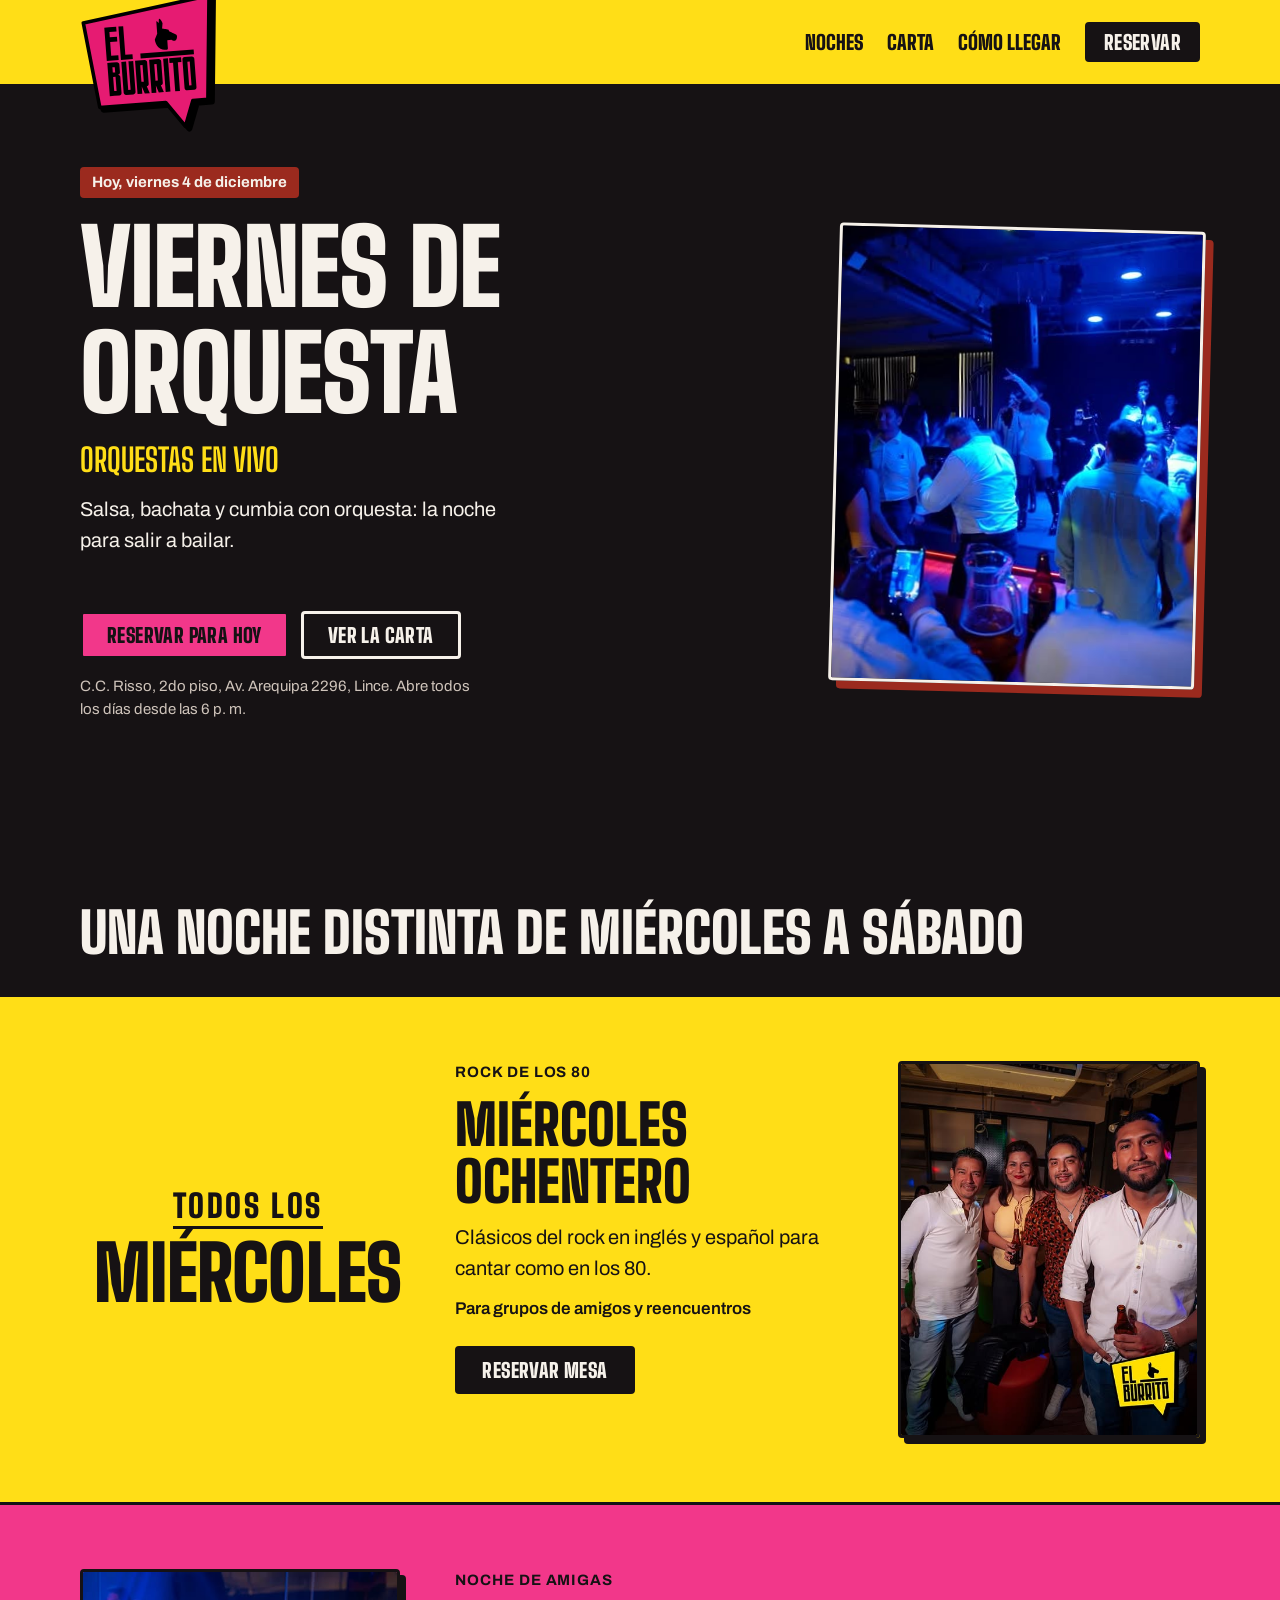
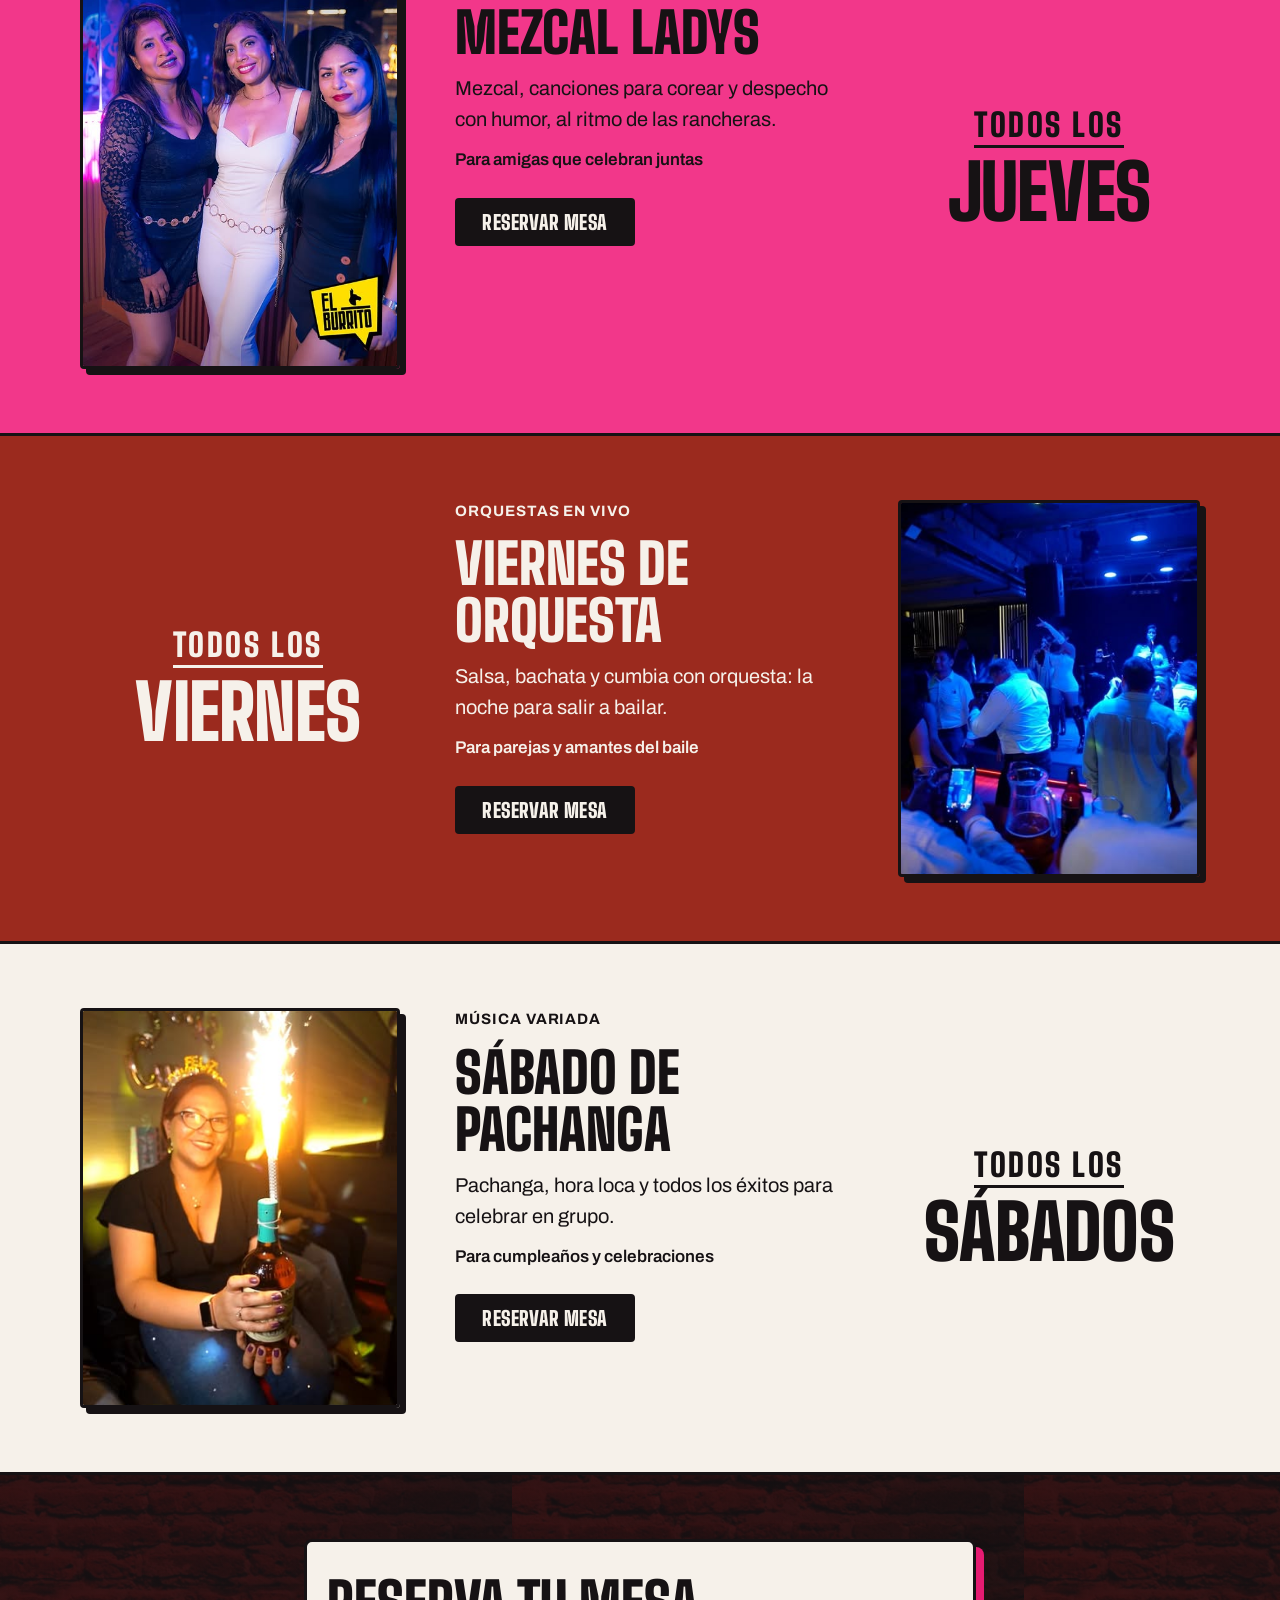
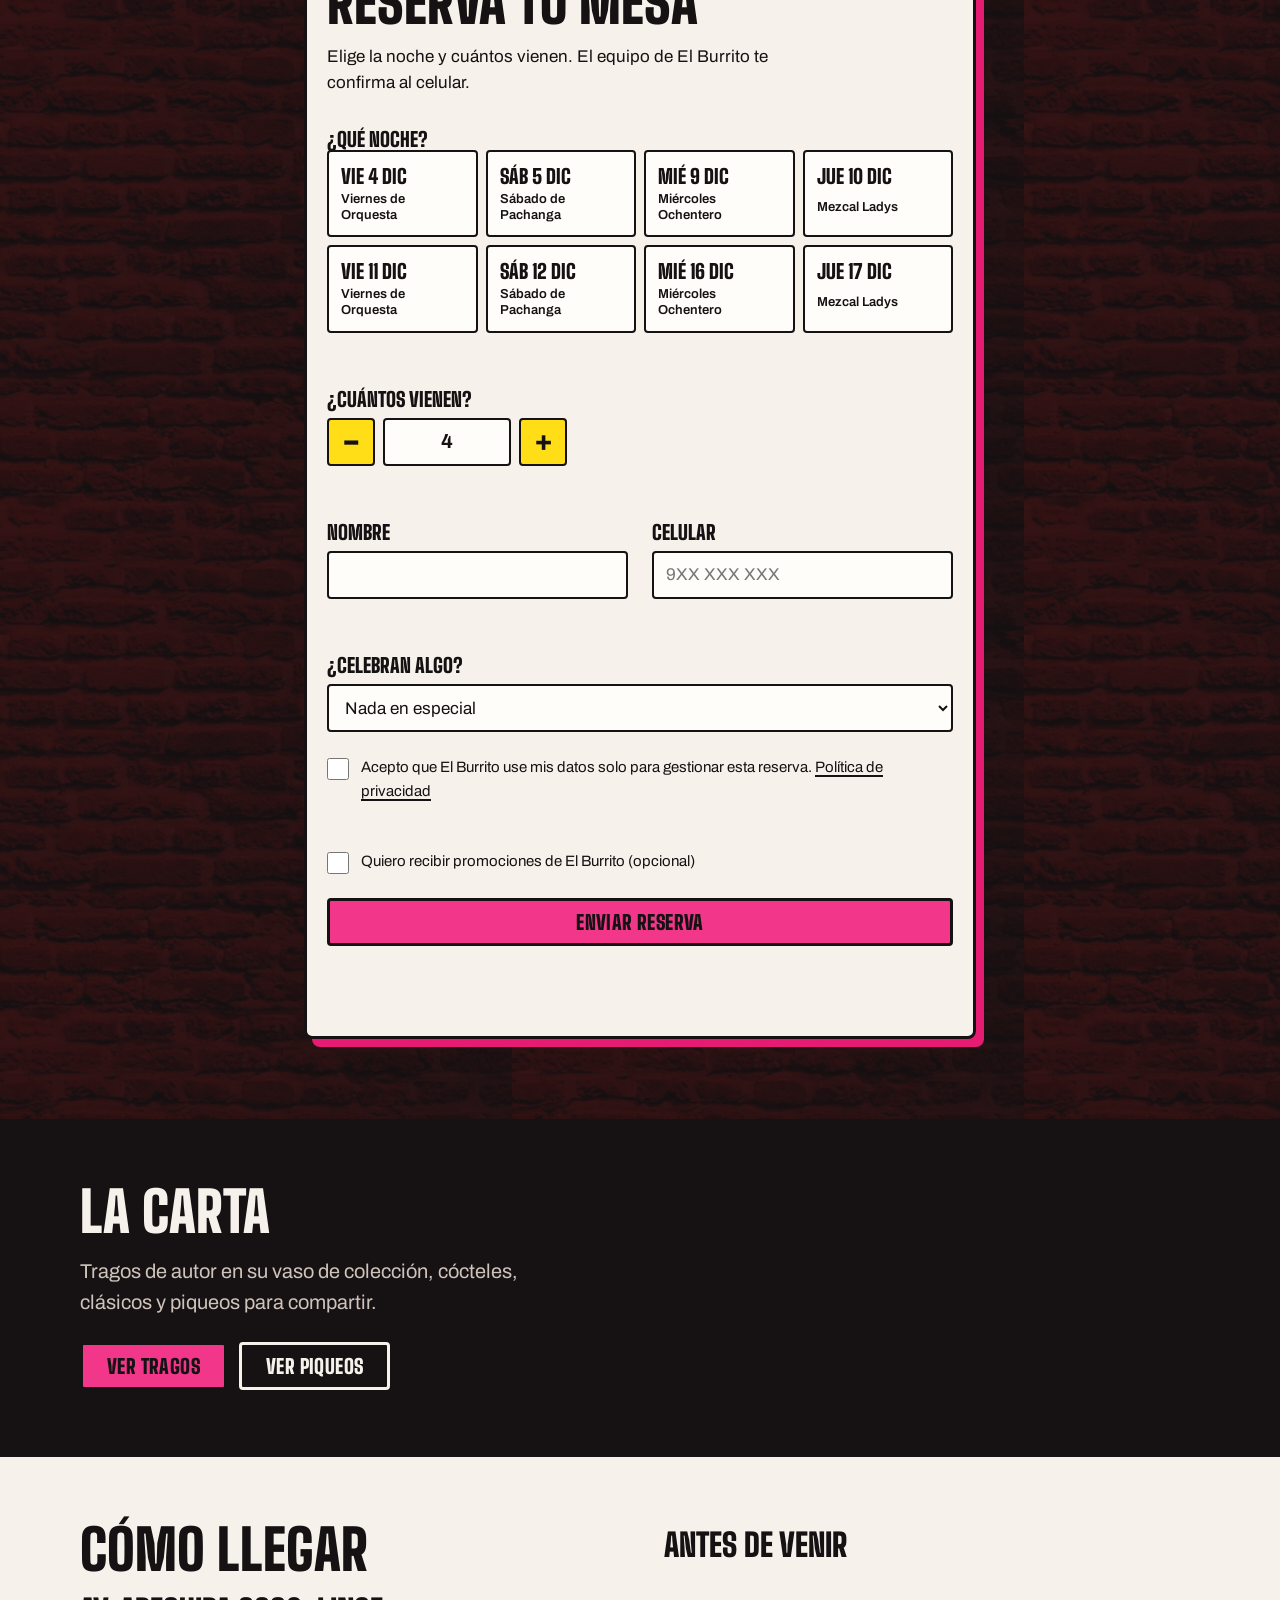
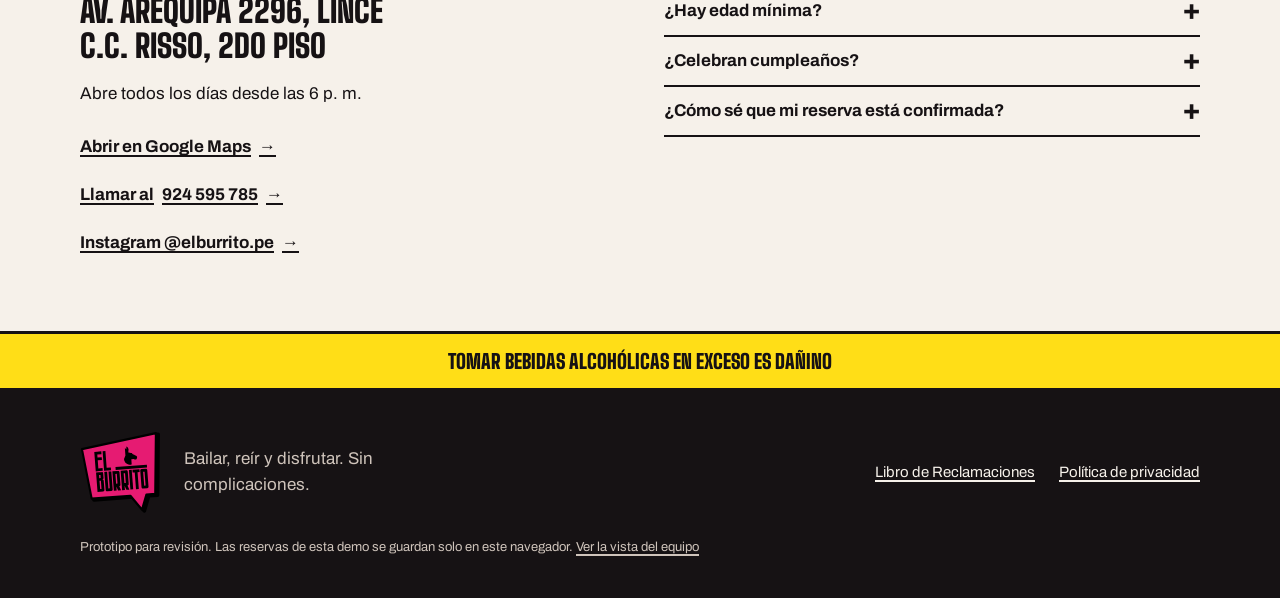
<file: index.html>
<!doctype html>
<html lang="es">
<head>
  <meta charset="utf-8">
  <meta name="viewport" content="width=device-width, initial-scale=1">
  <title>El Burrito · Discoteca en Lince · Reservas</title>
  <meta name="description" content="Discoteca El Burrito en el C.C. Risso, Lince. Una noche distinta de miércoles a sábado: rock de los 80, noche de amigas, orquesta en vivo y pachanga. Reserva en línea.">
  <meta name="theme-color" content="#161214">
  <meta name="robots" content="noindex, nofollow">
  <link rel="preload" href="assets/fonts/big-shoulders-display.woff2" as="font" type="font/woff2" crossorigin>
  <link rel="stylesheet" href="css/tokens.css">
  <link rel="stylesheet" href="css/sitio.css">
  <link rel="icon" href="assets/logo-el-burrito.svg" type="image/svg+xml">
</head>
<body>
  <a class="saltar" href="#contenido">Saltar al contenido</a>

  <header class="banda" role="banner">
    <div class="banda__interior">
      <a class="banda__logo" href="#hoy" aria-label="El Burrito, inicio">
        <img src="assets/logo-el-burrito.svg" alt="" width="165" height="170">
      </a>
      <nav class="banda__nav" aria-label="Secciones">
        <a href="#noches">Noches</a>
        <a href="carta.html">Carta</a>
        <a href="#llegar">Cómo llegar</a>
      </nav>
      <a class="boton boton--tinta banda__reservar" href="#reservar">Reservar</a>
    </div>
  </header>

  <main id="contenido">
    <section class="hoy" id="hoy" aria-labelledby="hoy-titulo">
      <div class="hoy__texto">
        <p class="hoy__fecha" data-hoy-fecha></p>
        <h1 class="hoy__titulo" id="hoy-titulo" data-hoy-nombre>El Burrito</h1>
        <p class="hoy__genero" data-hoy-genero></p>
        <p class="hoy__desc" data-hoy-desc></p>
        <div class="hoy__acciones">
          <a class="boton boton--marca" href="#reservar" data-hoy-reservar>Reservar mesa</a>
          <a class="boton boton--borde" href="carta.html">Ver la carta</a>
        </div>
        <p class="hoy__lugar"><span data-dato="referencia"></span>, <span data-dato="direccion"></span>. <span data-dato="horario"></span></p>
      </div>
      <figure class="hoy__foto">
        <img data-hoy-foto src="assets/img/baile.jpg" alt="" width="360" height="640" fetchpriority="high">
      </figure>
    </section>

    <aside class="evento" data-evento hidden aria-label="Evento especial">
      <p class="evento__fecha" data-evento-fecha></p>
      <div>
        <h2 class="evento__titulo" data-evento-titulo></h2>
        <p class="evento__detalle" data-evento-detalle></p>
      </div>
      <a class="boton boton--tinta" href="#reservar" data-evento-reservar>Reservar esa noche</a>
    </aside>

    <section class="noches" id="noches" aria-labelledby="noches-titulo">
      <h2 class="seccion-titulo" id="noches-titulo">Una noche distinta de miércoles a sábado</h2>
      <div class="noches__lista" data-noches></div>
    </section>

    <section class="reservar" id="reservar" aria-labelledby="reservar-titulo">
      <div class="reservar__caja">
        <h2 class="seccion-titulo" id="reservar-titulo">Reserva tu mesa</h2>
        <p class="reservar__intro">Elige la noche y cuántos vienen. El equipo de El Burrito te confirma al celular.</p>

        <form class="form" data-form novalidate>
          <fieldset class="campo">
            <legend class="campo__etiqueta">¿Qué noche?</legend>
            <div class="chips" data-chips></div>
            <p class="campo__error" id="error-noche" data-error="noche"></p>
          </fieldset>

          <div class="campo">
            <label class="campo__etiqueta" for="personas">¿Cuántos vienen?</label>
            <div class="contador">
              <button class="contador__boton" type="button" data-restar aria-label="Una persona menos">&minus;</button>
              <input class="control contador__numero" id="personas" name="personas" type="number" inputmode="numeric" min="1" value="4" aria-describedby="error-personas">
              <button class="contador__boton" type="button" data-sumar aria-label="Una persona más">+</button>
            </div>
            <p class="campo__error" id="error-personas" data-error="personas"></p>
          </div>

          <div class="form__fila">
            <div class="campo">
              <label class="campo__etiqueta" for="nombre">Nombre</label>
              <input class="control" id="nombre" name="nombre" type="text" autocomplete="name" aria-describedby="error-nombre">
              <p class="campo__error" id="error-nombre" data-error="nombre"></p>
            </div>
            <div class="campo">
              <label class="campo__etiqueta" for="celular">Celular</label>
              <input class="control" id="celular" name="celular" type="tel" inputmode="tel" autocomplete="tel-national" placeholder="9XX XXX XXX" aria-describedby="error-celular">
              <p class="campo__error" id="error-celular" data-error="celular"></p>
            </div>
          </div>

          <div class="campo">
            <label class="campo__etiqueta" for="motivo">¿Celebran algo?</label>
            <select class="control" id="motivo" name="motivo">
              <option value="">Nada en especial</option>
              <option value="cumpleanos">Cumpleaños</option>
              <option value="otro">Otra celebración</option>
            </select>
            <p class="campo__ayuda" data-ayuda-cumple hidden>Los cumpleañeros tienen premio. Te lo contamos al confirmar.</p>
          </div>

          <div class="campo campo--checks">
            <label class="check">
              <input type="checkbox" name="acepto" aria-describedby="error-acepto">
              <span>Acepto que El Burrito use mis datos solo para gestionar esta reserva. <a href="#privacidad">Política de privacidad</a></span>
            </label>
            <p class="campo__error" id="error-acepto" data-error="acepto"></p>
            <label class="check">
              <input type="checkbox" name="promos">
              <span>Quiero recibir promociones de El Burrito (opcional)</span>
            </label>
          </div>

          <button class="boton boton--marca boton--ancho" type="submit" data-enviar>Enviar reserva</button>
          <p class="form__estado" data-estado role="status" aria-live="polite"></p>
        </form>

        <div class="recibida" data-recibida hidden tabindex="-1">
          <p class="recibida__sello">Reserva recibida</p>
          <h3 class="recibida__titulo" data-recibida-titulo></h3>
          <dl class="recibida__datos" data-recibida-datos></dl>
          <p class="recibida__nota">Está <strong>por confirmar</strong>. El equipo te escribe al <span data-recibida-celular></span> antes de la noche.</p>
          <button class="boton boton--borde" type="button" data-otra>Hacer otra reserva</button>
        </div>
      </div>
    </section>

    <section class="acceso-carta" aria-labelledby="acceso-carta-titulo">
      <h2 class="seccion-titulo" id="acceso-carta-titulo">La carta</h2>
      <p class="acceso-carta__texto">Tragos de autor en su vaso de colección, cócteles, clásicos y piqueos para compartir.</p>
      <div class="acceso-carta__botones">
        <a class="boton boton--marca" href="carta.html#tragos">Ver tragos</a>
        <a class="boton boton--borde" href="carta.html#piqueos">Ver piqueos</a>
      </div>
    </section>

    <section class="llegar" id="llegar" aria-labelledby="llegar-titulo">
      <div class="llegar__datos">
        <h2 class="seccion-titulo" id="llegar-titulo">Cómo llegar</h2>
        <p class="llegar__direccion"><span data-dato="direccion"></span><br><span data-dato="referencia"></span></p>
        <p data-dato="horario"></p>
        <ul class="llegar__enlaces">
          <li><a class="enlace-flecha" data-mapa href="#" target="_blank" rel="noopener">Abrir en Google Maps</a></li>
          <li><a class="enlace-flecha" data-telefono href="#">Llamar al <span data-dato="telefono"></span></a></li>
          <li><a class="enlace-flecha" data-instagram href="#" target="_blank" rel="noopener">Instagram @elburrito.pe</a></li>
        </ul>
      </div>
      <div class="preguntas">
        <h2 class="preguntas__titulo">Antes de venir</h2>
        <div data-preguntas></div>
      </div>
    </section>
  </main>

  <div class="flotante" data-flotante>
    <a class="boton boton--tinta" href="#reservar">Reservar</a>
  </div>

  <footer class="pie">
    <p class="pie__ley">Tomar bebidas alcohólicas en exceso es dañino</p>
    <div class="pie__fila">
      <img class="pie__logo" src="assets/logo-el-burrito.svg" alt="El Burrito" width="82" height="85">
      <p class="pie__lema" data-lema></p>
      <ul class="pie__enlaces">
        <li><a href="#libro">Libro de Reclamaciones</a></li>
        <li><a href="#privacidad" id="privacidad">Política de privacidad</a></li>
      </ul>
    </div>
    <p class="pie__prototipo">Prototipo para revisión. Las reservas de esta demo se guardan solo en este navegador. <a href="equipo.html">Ver la vista del equipo</a></p>
  </footer>

  <script src="contenido/sitio.js"></script>
  <script src="js/dom.js"></script>
  <script src="js/fechas.js"></script>
  <script src="js/reservas.js"></script>
  <script src="js/sitio.js"></script>
</body>
</html>
</file>
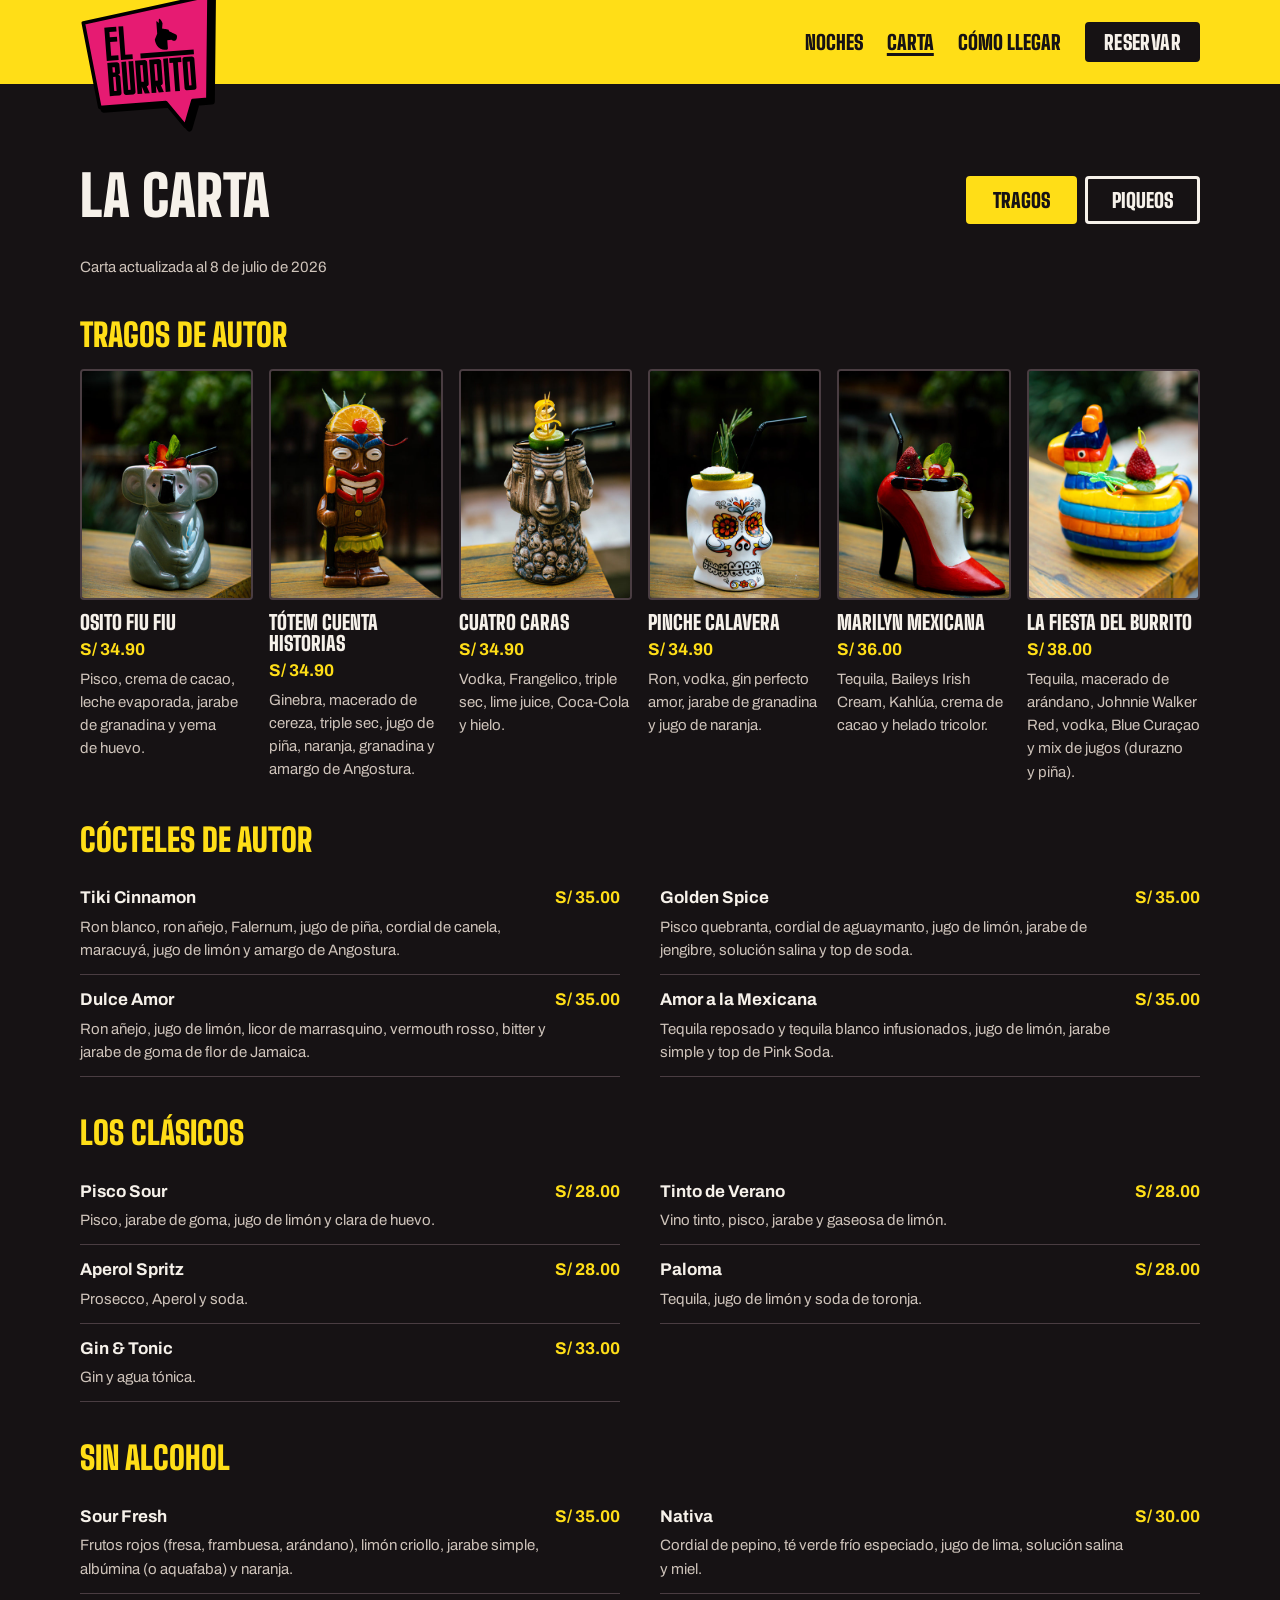
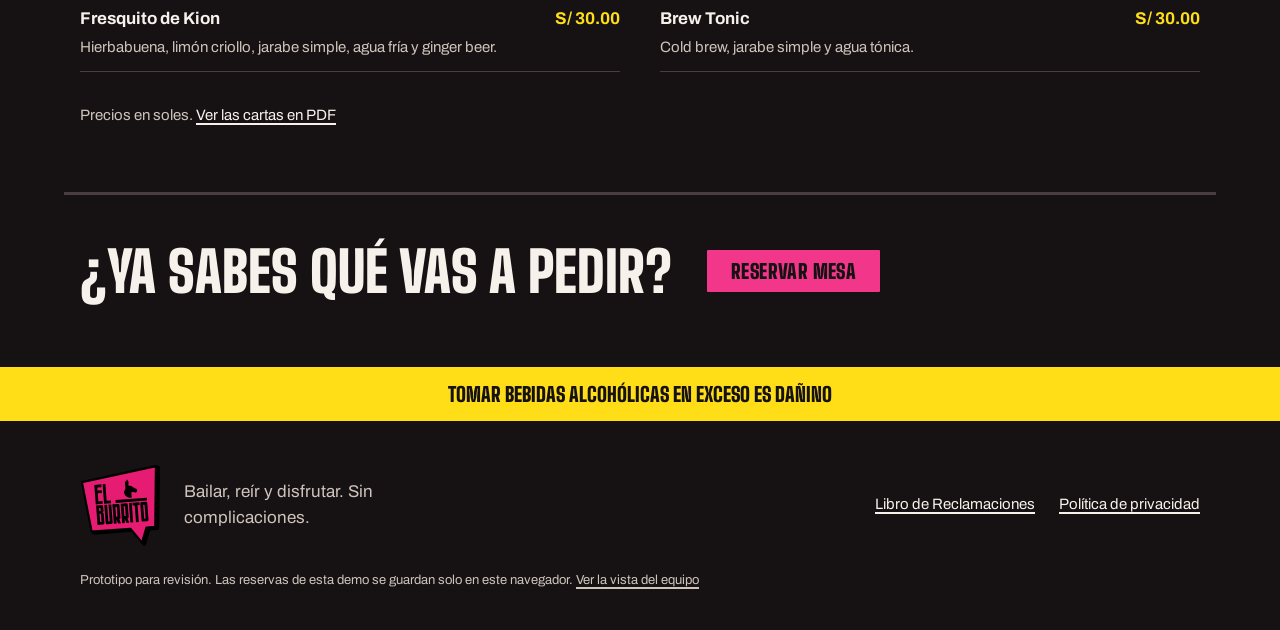
<file: carta.html>
<!doctype html>
<html lang="es">
<head>
  <meta charset="utf-8">
  <meta name="viewport" content="width=device-width, initial-scale=1">
  <title>Carta · El Burrito · Discoteca en Lince</title>
  <meta name="description" content="Carta de El Burrito: tragos de autor, cócteles, clásicos, sin alcohol y piqueos, con precios en soles.">
  <meta name="theme-color" content="#161214">
  <meta name="robots" content="noindex, nofollow">
  <link rel="preload" href="assets/fonts/big-shoulders-display.woff2" as="font" type="font/woff2" crossorigin>
  <link rel="stylesheet" href="css/tokens.css">
  <link rel="stylesheet" href="css/sitio.css">
  <link rel="icon" href="assets/logo-el-burrito.svg" type="image/svg+xml">
</head>
<body class="pagina-carta">
  <a class="saltar" href="#contenido">Saltar al contenido</a>

  <header class="banda" role="banner">
    <div class="banda__interior">
      <a class="banda__logo" href="index.html" aria-label="El Burrito, inicio">
        <img src="assets/logo-el-burrito.svg" alt="" width="165" height="170">
      </a>
      <nav class="banda__nav" aria-label="Secciones">
        <a href="index.html#noches">Noches</a>
        <a href="carta.html" aria-current="page">Carta</a>
        <a href="index.html#llegar">Cómo llegar</a>
      </nav>
      <a class="boton boton--tinta banda__reservar" href="index.html#reservar">Reservar</a>
    </div>
  </header>

  <main id="contenido">
    <section class="carta" id="carta" aria-labelledby="carta-titulo">
      <div class="carta__cabecera">
        <h1 class="seccion-titulo" id="carta-titulo">La carta</h1>
        <div class="pestanas" role="tablist" aria-label="Cartas">
          <button class="pestana" type="button" role="tab" id="pestana-tragos" aria-controls="panel-tragos" aria-selected="true">Tragos</button>
          <button class="pestana" type="button" role="tab" id="pestana-piqueos" aria-controls="panel-piqueos" aria-selected="false" tabindex="-1">Piqueos</button>
        </div>
      </div>
      <div class="carta__panel" id="panel-tragos" role="tabpanel" aria-labelledby="pestana-tragos" data-panel="tragos"></div>
      <div class="carta__panel" id="panel-piqueos" role="tabpanel" aria-labelledby="pestana-piqueos" data-panel="piqueos" hidden></div>
      <p class="carta__pie">Precios en soles. <a data-carta-pdf href="#" target="_blank" rel="noopener">Ver las cartas en PDF</a></p>
    </section>
    <aside class="cierre-carta" aria-label="Reservar">
      <p class="cierre-carta__texto">¿Ya sabes qué vas a pedir?</p>
      <a class="boton boton--marca" href="index.html#reservar">Reservar mesa</a>
    </aside>
  </main>

  <div class="flotante" data-flotante>
    <a class="boton boton--tinta" href="index.html#reservar">Reservar mesa</a>
  </div>

  <footer class="pie">
    <p class="pie__ley">Tomar bebidas alcohólicas en exceso es dañino</p>
    <div class="pie__fila">
      <img class="pie__logo" src="assets/logo-el-burrito.svg" alt="El Burrito" width="82" height="85">
      <p class="pie__lema" data-lema></p>
      <ul class="pie__enlaces">
        <li><a href="index.html#libro">Libro de Reclamaciones</a></li>
        <li><a href="index.html#privacidad">Política de privacidad</a></li>
      </ul>
    </div>
    <p class="pie__prototipo">Prototipo para revisión. Las reservas de esta demo se guardan solo en este navegador. <a href="equipo.html">Ver la vista del equipo</a></p>
  </footer>

  <script src="contenido/sitio.js"></script>
  <script src="js/dom.js"></script>
  <script src="js/carta.js"></script>
</body>
</html>
</file>
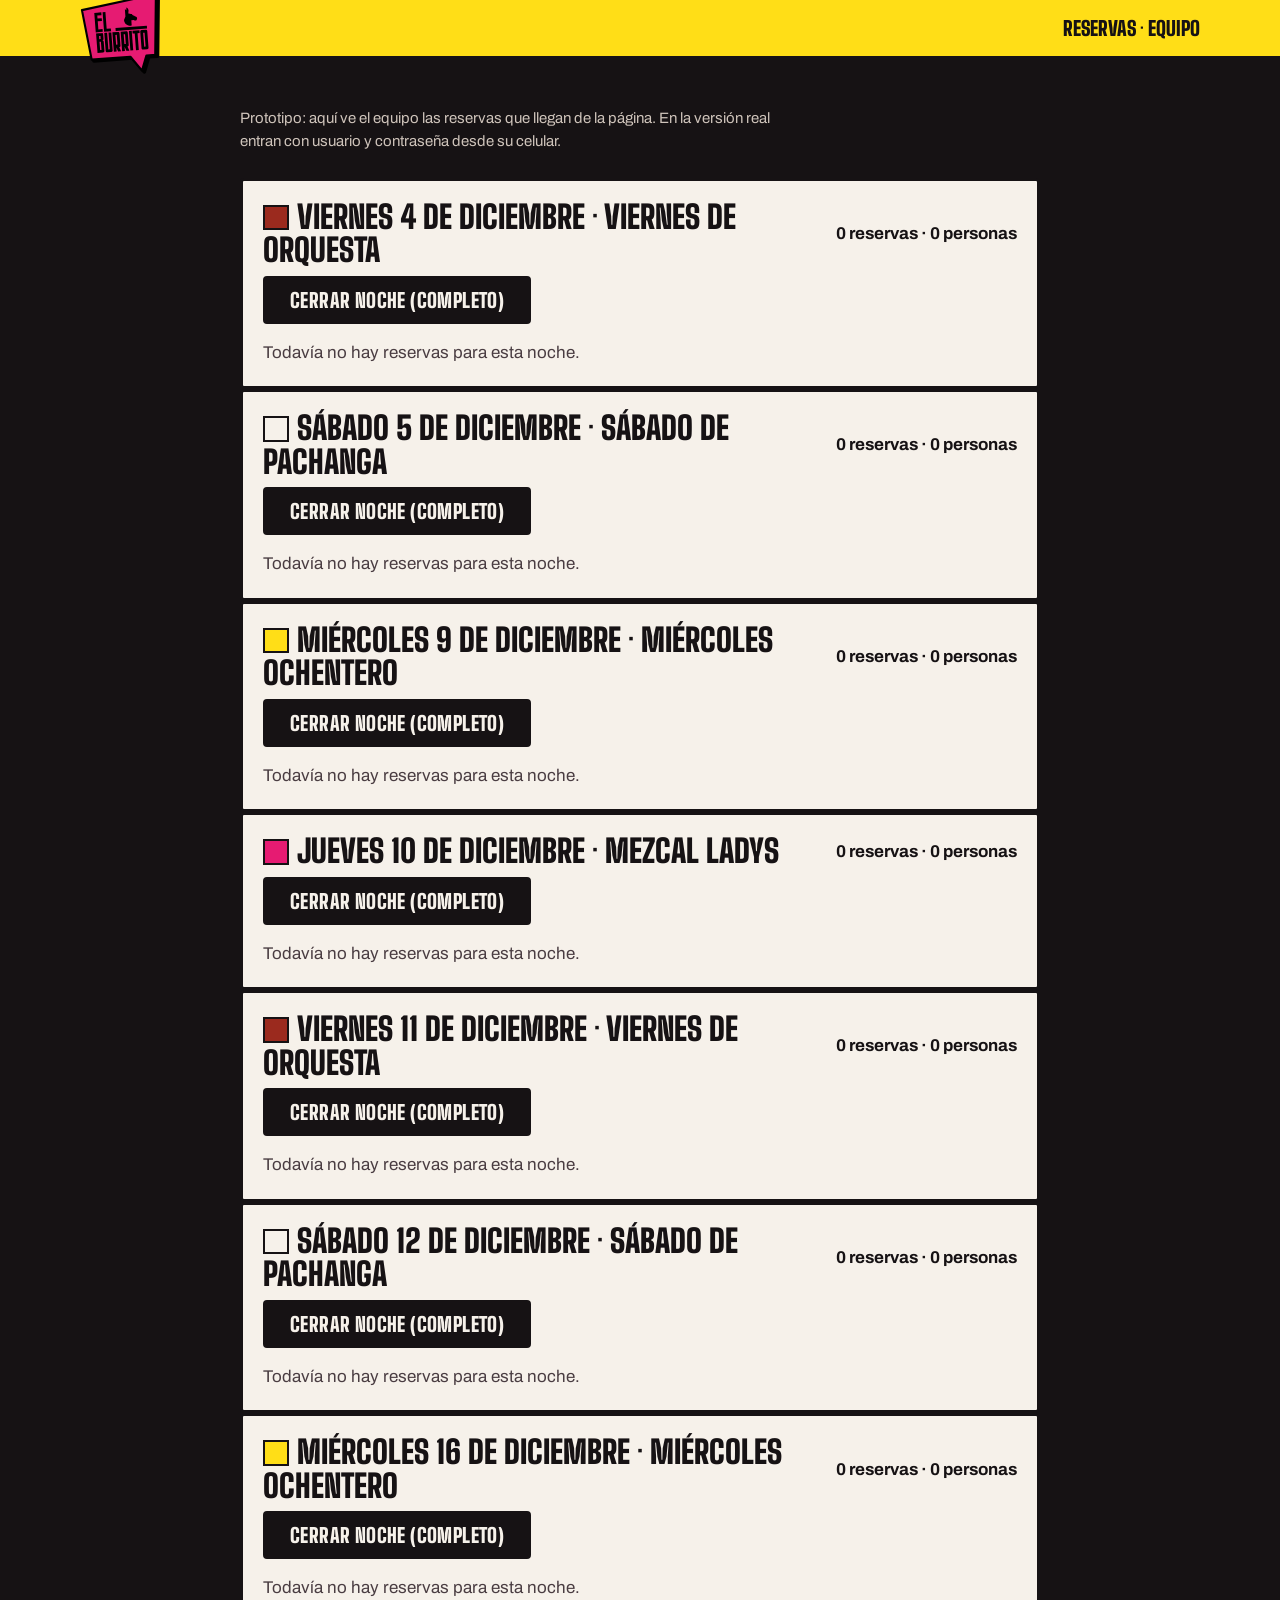
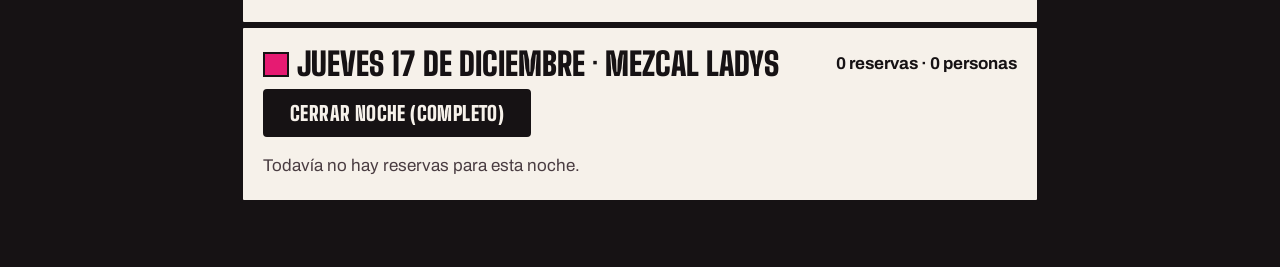
<file: equipo.html>
<!doctype html>
<html lang="es">
<head>
  <meta charset="utf-8">
  <meta name="viewport" content="width=device-width, initial-scale=1">
  <title>Reservas · Equipo de El Burrito</title>
  <meta name="robots" content="noindex, nofollow">
  <link rel="stylesheet" href="css/tokens.css">
  <link rel="stylesheet" href="css/sitio.css">
  <link rel="stylesheet" href="css/equipo.css">
  <link rel="icon" href="assets/logo-el-burrito.svg" type="image/svg+xml">
</head>
<body class="equipo">
  <header class="banda">
    <div class="banda__interior">
      <a class="banda__logo" href="index.html" aria-label="Volver a la página pública">
        <img src="assets/logo-el-burrito.svg" alt="" width="165" height="170">
      </a>
      <p class="equipo__rol">Reservas · equipo</p>
    </div>
  </header>

  <main class="equipo__main">
    <p class="equipo__aviso">Prototipo: aquí ve el equipo las reservas que llegan de la página. En la versión real entran con usuario y contraseña desde su celular.</p>
    <div data-noches-equipo></div>
  </main>

  <script src="contenido/sitio.js"></script>
  <script src="js/fechas.js"></script>
  <script src="js/reservas.js"></script>
  <script src="js/equipo.js"></script>
</body>
</html>
</file>
<file: css/tokens.css>
/*
  Tokens de El Burrito (prototipo). Origen de cada valor en DESIGN.md.
  Ningún color, fuente, espacio o radio fuera de este archivo.
*/
@font-face {
  font-family: "Big Shoulders Display";
  src: url("../assets/fonts/big-shoulders-display.woff2") format("woff2");
  font-weight: 700 900;
  font-display: swap;
}
/* Respaldo del mismo ancho que Big Shoulders mientras carga (medido en Chrome): evita que los títulos salten.
   Arial, Helvetica y Roboto tienen anchos parecidos; cubren Windows, Mac e iPhone, y Android. */
@font-face {
  font-family: "Big Shoulders respaldo";
  src: local("Arial Bold"), local("Arial-BoldMT"), local("Helvetica Bold"), local("Helvetica-Bold"), local("Roboto Bold"), local("Roboto-Bold"), local("Arial");
  font-weight: 700 900;
  size-adjust: 68%;
  ascent-override: 98%;
  descent-override: 21%;
  line-gap-override: 0%;
}
/* Respaldo del mismo ancho que Archivo mientras carga */
@font-face {
  font-family: "Archivo respaldo";
  src: local("Arial"), local("ArialMT"), local("Helvetica"), local("Roboto");
  size-adjust: 98%;
  ascent-override: 88%;
  descent-override: 21%;
  line-gap-override: 0%;
}
@font-face {
  font-family: "Archivo";
  src: url("../assets/fonts/archivo.woff2") format("woff2");
  font-weight: 400 700;
  font-display: swap;
}

:root {
  /* Marca: tomados del vector de la carta de tragos */
  --color-fucsia: #e61b72;
  /* Fucsia un poco más claro para fondos con texto: 5.0:1 con la tinta (el de marca da 4.2) */
  --color-fucsia-fondo: #f2378a;
  --color-amarillo: #ffde17;
  --color-ladrillo: #9b2a1e;

  /* Noche: negros cálidos de las fotos del local, nunca #000 */
  --color-noche: #161214;
  --color-noche-2: #221b1e;
  --color-noche-3: #2e2428;
  --color-linea: #4a3d42;
  --color-papel: #f6f1ea;
  --color-papel-suave: #cfc4bb;
  --color-tinta: #161214;
  --color-blanco: #fffdf9;
  --color-velo: rgb(22 18 20 / 0.84);

  /* Estados */
  --color-error: #ffb4a8;
  --color-error-claro: #8a1a10;
  --color-ok: #b8f0a0;

  --font-display: "Big Shoulders Display", "Big Shoulders respaldo", sans-serif;
  --font-body: "Archivo", "Archivo respaldo", Arial, sans-serif;

  --text-xs: 0.8125rem;
  --text-sm: 0.9375rem;
  --text-base: 1.0625rem;
  --text-lg: 1.25rem;
  --text-xl: clamp(1.5rem, 1.2rem + 1.2vw, 2rem);
  --text-2xl: clamp(2.25rem, 1.6rem + 3vw, 3.5rem);
  --text-3xl: clamp(3.25rem, 2rem + 6vw, 6.5rem);
  --text-dia: clamp(4.5rem, 3rem + 7vw, 9rem);
  --text-noche-dia: clamp(3rem, 1.6rem + 4vw, 4.75rem);

  --lh-display: 1.02;
  --lh-body: 1.55;

  --space-1: 0.25rem;
  --space-2: 0.5rem;
  --space-3: 0.75rem;
  --space-4: 1rem;
  --space-5: 1.25rem;
  --space-6: 1.5rem;
  --space-8: 2rem;
  --space-10: 2.5rem;
  --space-12: 3rem;
  --space-16: 4rem;
  --space-20: 5rem;
  --space-24: 6rem;

  --radio-s: 4px;
  --radio-m: 8px;
  --borde-grueso: 3px;

  --sombra-cartel: 6px 6px 0 var(--color-tinta);

  --ancho-max: 72rem;
  --alto-banda: 3.5rem;
  --alto-control: 3rem;

  --z-banda: 300;
}
</file>
<file: css/sitio.css>
/* El Burrito · prototipo. Solo usa tokens de tokens.css. */

*, *::before, *::after { box-sizing: border-box; }
html, body { overflow-x: clip; }
html { -webkit-text-size-adjust: 100%; }
@media (prefers-reduced-motion: no-preference) {
  html { scroll-behavior: smooth; }
}
body {
  margin: 0;
  background: var(--color-noche);
  color: var(--color-papel);
  font-family: var(--font-body);
  font-size: var(--text-base);
  line-height: var(--lh-body);
}
img { display: block; max-width: 100%; height: auto; }
figure { margin: 0; }
h1, h2, h3 { margin: 0; overflow-wrap: anywhere; min-width: 0; }
p { margin: 0; }
a { color: inherit; text-underline-offset: 3px; text-decoration-thickness: 2px; }
:focus-visible { outline: 3px solid var(--color-amarillo); outline-offset: 3px; }
[hidden] { display: none !important; }

[id] { scroll-margin-top: var(--space-4); }

.saltar {
  position: absolute;
  left: var(--space-4);
  top: calc(-1 * var(--space-16));
  z-index: calc(var(--z-banda) + 1);
  background: var(--color-papel);
  color: var(--color-tinta);
  padding: var(--space-3) var(--space-4);
  font-weight: 700;
}
.saltar:focus { top: var(--space-4); }

/* ---------- Botones ---------- */
.boton {
  display: inline-flex;
  align-items: center;
  justify-content: center;
  min-height: var(--alto-control);
  padding: 0 var(--space-6);
  border: var(--borde-grueso) solid var(--color-tinta);
  border-radius: var(--radio-s);
  font-family: var(--font-display);
  font-weight: 900;
  font-size: var(--text-lg);
  line-height: 1;
  letter-spacing: 0.02em;
  text-transform: uppercase;
  text-decoration: none;
  white-space: nowrap;
  cursor: pointer;
  transition: transform 120ms ease-out, background-color 120ms ease-out;
}
.boton:active { transform: translate(2px, 2px); }
.boton:disabled { opacity: 0.55; cursor: not-allowed; transform: none; }
.boton--marca { background: var(--color-fucsia-fondo); color: var(--color-tinta); }
.boton--marca:hover { background: var(--color-amarillo); }
.boton--tinta { background: var(--color-tinta); color: var(--color-papel); }
.boton--tinta:hover { background: var(--color-noche-3); }
.boton--borde { background: transparent; color: inherit; border-color: currentColor; }
.boton--borde:hover { background: var(--color-noche-3); }
.boton--ancho { width: 100%; }

.enlace-flecha {
  display: inline-flex;
  align-items: center;
  gap: var(--space-2);
  min-height: var(--alto-control);
  font-weight: 700;
}
.enlace-flecha::after { content: "→"; font-weight: 400; }

/* ---------- Banda superior (franja amarilla de la carta) ---------- */
.banda {
  position: relative;
  z-index: var(--z-banda);
  background: var(--color-amarillo);
  color: var(--color-tinta);
  border-bottom: var(--borde-grueso) solid var(--color-tinta);
}
.banda__interior {
  max-width: var(--ancho-max);
  margin: 0 auto;
  min-height: var(--alto-banda);
  padding: 0 var(--space-4);
  display: flex;
  align-items: center;
  gap: var(--space-6);
}
.banda__logo {
  align-self: flex-start;
  margin-top: calc(-1 * var(--space-2));
  margin-bottom: calc(-1 * var(--space-10));
  width: 6.5rem;
  flex: none;
}
.banda__logo img { width: 100%; }
.banda__nav { display: none; gap: var(--space-6); margin-left: auto; }
.banda__nav a {
  font-family: var(--font-display);
  font-weight: 900;
  font-size: var(--text-lg);
  text-transform: uppercase;
  text-decoration: none;
  line-height: 1;
}
.banda__nav a:hover { text-decoration: underline; }
.banda__reservar { margin-left: auto; min-height: 2.5rem; padding: 0 var(--space-4); }
.banda :focus-visible { outline-color: var(--color-tinta); }

@media (min-width: 48rem) {
  .banda__logo { width: 8.5rem; margin-bottom: calc(-1 * var(--space-12)); }
  .banda__nav { display: flex; }
  .banda__reservar { margin-left: 0; }
}

/* ---------- Hoy ---------- */
body { --tono: var(--color-fucsia-fondo); --tono-texto: var(--color-tinta); }
body[data-tono-hoy="amarillo"] { --tono: var(--color-amarillo); }
body[data-tono-hoy="ladrillo"] { --tono: var(--color-ladrillo); --tono-texto: var(--color-papel); }
body[data-tono-hoy="blanco"] { --tono: var(--color-papel); }

.hoy {
  max-width: var(--ancho-max);
  margin: 0 auto;
  padding: var(--space-16) var(--space-4) var(--space-16);
  display: grid;
  gap: var(--space-10);
}
.hoy__fecha {
  display: inline-block;
  justify-self: start;
  background: var(--tono);
  color: var(--tono-texto);
  font-weight: 700;
  font-size: var(--text-sm);
  padding: var(--space-1) var(--space-3);
  border-radius: var(--radio-s);
}
.hoy__texto { display: grid; gap: var(--space-4); align-content: start; }
/* Reserva espacio para el texto que pinta sitio.js y evita saltos al cargar */
.hoy__fecha { min-height: 1.9rem; }
.hoy__genero { min-height: 1.1em; }
.hoy__desc { min-height: calc(3 * var(--lh-body) * 1em); }
p, li { text-wrap: pretty; }
.hoy__titulo {
  font-family: var(--font-display);
  font-weight: 900;
  font-size: var(--text-3xl);
  line-height: var(--lh-display);
  text-transform: uppercase;
  letter-spacing: -0.01em;
}
.hoy__genero {
  font-family: var(--font-display);
  font-weight: 700;
  font-size: var(--text-xl);
  text-transform: uppercase;
  line-height: 1.1;
  color: var(--color-amarillo);
}
.hoy__desc { max-width: 38ch; font-size: var(--text-lg); }
.hoy__acciones { display: flex; flex-wrap: wrap; gap: var(--space-3); padding-top: var(--space-2); }
.hoy__acciones .boton--borde { color: var(--color-papel); border-color: var(--color-papel); }
.hoy__lugar { color: var(--color-papel-suave); font-size: var(--text-sm); max-width: 45ch; min-height: 3lh; }
.hoy__foto img {
  width: 100%;
  aspect-ratio: 4 / 5;
  object-fit: cover;
  border: var(--borde-grueso) solid var(--color-papel);
  border-radius: var(--radio-s);
  box-shadow: 8px 8px 0 var(--tono);
}
@media (min-width: 48rem) {
  .hoy {
    grid-template-columns: minmax(0, 1.15fr) minmax(0, 0.85fr);
    align-items: center;
    padding-top: var(--space-20);
    padding-bottom: var(--space-24);
    gap: var(--space-16);
  }
  .hoy__foto { max-width: 26rem; justify-self: end; transform: rotate(1.5deg); }
}

/* ---------- Evento ---------- */
.evento {
  background: var(--color-ladrillo);
  color: var(--color-papel);
  border-block: var(--borde-grueso) solid var(--color-tinta);
  padding: var(--space-6) var(--space-4);
  display: grid;
  gap: var(--space-3);
}
.evento__fecha {
  font-family: var(--font-display);
  font-weight: 900;
  font-size: var(--text-xl);
  text-transform: uppercase;
  line-height: 1;
}
.evento__titulo { font-family: var(--font-display); font-weight: 900; font-size: var(--text-xl); text-transform: uppercase; line-height: 1.05; }
.evento__detalle { max-width: 60ch; }
.evento .boton { justify-self: start; border-color: var(--color-tinta); }
.evento :focus-visible { outline-color: var(--color-papel); }
@media (min-width: 48rem) {
  .evento {
    grid-template-columns: 14rem minmax(0, 1fr) auto;
    align-items: center;
    gap: var(--space-8);
    padding-inline: max(var(--space-4), calc((100vw - var(--ancho-max)) / 2 + var(--space-4)));
  }
}

/* ---------- Títulos de sección ---------- */
.seccion-titulo {
  font-family: var(--font-display);
  font-weight: 900;
  font-size: var(--text-2xl);
  line-height: var(--lh-display);
  text-transform: uppercase;
  max-width: 18ch;
}

/* ---------- Noches ---------- */
.noches > .seccion-titulo {
  max-width: var(--ancho-max);
  margin: 0 auto;
  padding: var(--space-16) var(--space-4) var(--space-8);
}
.noche {
  --fondo: var(--color-papel);
  --texto: var(--color-tinta);
  background: var(--fondo);
  color: var(--texto);
  border-top: var(--borde-grueso) solid var(--color-tinta);
  padding: var(--space-10) var(--space-4) var(--space-12);
  display: grid;
  gap: var(--space-6);
}
.noche--amarillo { --fondo: var(--color-amarillo); }
.noche--fucsia { --fondo: var(--color-fucsia-fondo); }
.noche--ladrillo { --fondo: var(--color-ladrillo); --texto: var(--color-papel); }
.noche--blanco { --fondo: var(--color-papel); }
.noche :focus-visible { outline-color: var(--texto); }
.noche--ladrillo .boton--tinta { border-color: var(--color-tinta); }

/* Día de la semana tipo afiche: "Todos los" y el día, centrados */
.noche__fecha {
  display: grid;
  justify-items: center;
  justify-self: center;
  text-align: center;
  gap: var(--space-2);
  font-family: var(--font-display);
  font-weight: 900;
  text-transform: uppercase;
  line-height: 1;
}
.noche__fecha-cada {
  font-size: var(--text-xl);
  letter-spacing: 0.08em;
  border-bottom: var(--borde-grueso) solid currentColor;
  padding-bottom: var(--space-1);
}
.noche__fecha-dia {
  font-size: var(--text-noche-dia);
  line-height: 0.95;
  letter-spacing: -0.01em;
}
.noche__texto { display: grid; gap: var(--space-3); align-content: start; max-width: 34rem; }
.noche__genero { font-weight: 700; font-size: var(--text-sm); text-transform: uppercase; letter-spacing: 0.06em; }
.noche__nombre {
  font-family: var(--font-display);
  font-weight: 900;
  font-size: var(--text-2xl);
  line-height: var(--lh-display);
  text-transform: uppercase;
}
.noche__desc { font-size: var(--text-lg); max-width: 40ch; }
.noche__publico { font-weight: 600; }
.noche__texto .boton { justify-self: start; margin-top: var(--space-3); }
.noche__foto img {
  width: 100%;
  aspect-ratio: 4 / 5;
  object-fit: cover;
  border: var(--borde-grueso) solid var(--color-tinta);
  border-radius: var(--radio-s);
  box-shadow: var(--sombra-cartel);
}
@media (max-width: 47.99rem) {
  .noche__foto { max-width: 22rem; }
}
@media (min-width: 48rem) {
  .noche {
    grid-template-columns: minmax(0, 1fr) minmax(0, 1.2fr) minmax(0, 0.9fr);
    align-items: start;
    gap: var(--space-10);
    padding: var(--space-16) max(var(--space-4), calc((100vw - var(--ancho-max)) / 2 + var(--space-4)));
  }
  .noche__fecha { align-self: center; }
  .noche--invertida .noche__fecha { order: 3; }
  .noche--invertida .noche__texto { order: 2; }
  .noche--invertida .noche__foto { order: 1; }
  .noche__foto { max-width: 20rem; }
  .noche--invertida .noche__foto { justify-self: start; }
  .noche:not(.noche--invertida) .noche__foto { justify-self: end; }
}

/* ---------- Reservar ---------- */
.reservar {
  background-color: var(--color-noche);
  background-image: linear-gradient(var(--color-velo), var(--color-velo)), url("../assets/img/ladrillo.jpg");
  background-size: auto, 32rem;
  border-top: var(--borde-grueso) solid var(--color-tinta);
  padding: var(--space-16) var(--space-4) var(--space-20);
}
.reservar__caja {
  max-width: 42rem;
  margin: 0 auto;
  background: var(--color-papel);
  color: var(--color-tinta);
  border: var(--borde-grueso) solid var(--color-tinta);
  border-radius: var(--radio-m);
  box-shadow: 8px 8px 0 var(--color-fucsia);
  padding: var(--space-8) var(--space-5) var(--space-10);
}
.reservar__intro { margin: var(--space-3) 0 var(--space-8); max-width: 45ch; }
.reservar__caja :focus-visible { outline-color: var(--color-fucsia); }

.form { display: grid; gap: var(--space-6); }
.form__fila { display: grid; gap: var(--space-6); }
@media (min-width: 36rem) { .form__fila { grid-template-columns: 1fr 1fr; } }

.campo { border: 0; margin: 0; padding: 0; min-width: 0; display: grid; gap: var(--space-2); }
.campo__etiqueta {
  padding: 0;
  font-family: var(--font-display);
  font-weight: 900;
  font-size: var(--text-lg);
  text-transform: uppercase;
  line-height: 1.1;
}
.campo__error { min-height: 1lh; font-size: var(--text-sm); font-weight: 600; color: var(--color-error-claro); }
.campo__ayuda { font-size: var(--text-sm); }

.control {
  width: 100%;
  min-height: var(--alto-control);
  padding: 0 var(--space-3);
  border: 2px solid var(--color-tinta);
  border-radius: var(--radio-s);
  background: var(--color-blanco);
  color: var(--color-tinta);
  font: inherit;
  outline: 3px solid transparent;
  outline-offset: 1px;
}
.control:hover { background: var(--color-papel); }
.control:focus-visible { outline: 3px solid var(--color-fucsia); }
.campo--error .control { border-color: var(--color-error-claro); }
select.control { appearance: auto; }

.chips { display: grid; grid-template-columns: repeat(2, minmax(0, 1fr)); gap: var(--space-2); }
@media (min-width: 36rem) { .chips { grid-template-columns: repeat(4, minmax(0, 1fr)); } }
.chip {
  position: relative;
  display: grid;
  gap: var(--space-1);
  padding: var(--space-3);
  border: 2px solid var(--color-tinta);
  border-radius: var(--radio-s);
  background: var(--color-blanco);
  cursor: pointer;
  line-height: 1.2;
}
.chip input { position: absolute; opacity: 0; width: 1px; height: 1px; margin: 0; }
.chip__fecha { font-family: var(--font-display); font-weight: 900; font-size: var(--text-lg); text-transform: uppercase; }
.chip__noche { font-size: var(--text-xs); font-weight: 600; }
.chip:hover { background: var(--color-papel); }
.chip:has(input:checked) { background: var(--color-tinta); color: var(--color-papel); box-shadow: 4px 4px 0 var(--color-fucsia); }
.chip:has(input:focus-visible) { outline: 3px solid var(--color-fucsia); outline-offset: 2px; }
.chip:has(input:disabled) { opacity: 0.55; cursor: not-allowed; text-decoration: line-through; }

.contador { display: flex; align-items: stretch; gap: var(--space-2); max-width: 15rem; }
.contador__boton {
  flex: none;
  width: var(--alto-control);
  min-height: var(--alto-control);
  border: 2px solid var(--color-tinta);
  border-radius: var(--radio-s);
  background: var(--color-amarillo);
  color: var(--color-tinta);
  font-family: var(--font-display);
  font-weight: 900;
  font-size: var(--text-xl);
  line-height: 1;
  cursor: pointer;
}
.contador__boton:hover { background: var(--color-fucsia); }
.contador__boton:active { transform: translate(1px, 1px); }
.contador__numero { text-align: center; font-weight: 700; font-size: var(--text-lg); -moz-appearance: textfield; }
.contador__numero::-webkit-outer-spin-button, .contador__numero::-webkit-inner-spin-button { -webkit-appearance: none; margin: 0; }

.campo--checks { gap: var(--space-3); }
.check { display: grid; grid-template-columns: auto 1fr; gap: var(--space-3); align-items: start; font-size: var(--text-sm); cursor: pointer; }
.check input { width: 1.375rem; height: 1.375rem; margin: 0.1rem 0 0; accent-color: var(--color-fucsia); }
.form__estado { min-height: 1lh; font-weight: 600; color: var(--color-error-claro); }

.recibida { display: grid; gap: var(--space-4); outline: none; }
.recibida__sello {
  justify-self: start;
  transform: rotate(-2deg);
  background: var(--color-amarillo);
  border: var(--borde-grueso) solid var(--color-tinta);
  padding: var(--space-2) var(--space-4);
  font-family: var(--font-display);
  font-weight: 900;
  font-size: var(--text-xl);
  text-transform: uppercase;
  line-height: 1;
}
.recibida__titulo { font-family: var(--font-display); font-weight: 900; font-size: var(--text-2xl); line-height: var(--lh-display); text-transform: uppercase; }
.recibida__datos { display: grid; grid-template-columns: auto 1fr; gap: var(--space-2) var(--space-6); margin: 0; }
.recibida__datos dt { font-weight: 600; }
.recibida__datos dd { margin: 0; font-weight: 700; }
.recibida .boton--borde { justify-self: start; }
.recibida .boton--borde:hover { background: var(--color-amarillo); }

/* ---------- Carta ---------- */
.carta {
  max-width: var(--ancho-max);
  margin: 0 auto;
  padding: var(--space-16) var(--space-4);
  display: grid;
  gap: var(--space-8);
}
.carta__cabecera { display: flex; flex-wrap: wrap; align-items: end; justify-content: space-between; gap: var(--space-6); }
.pestanas { display: flex; gap: var(--space-2); }
.pestana {
  min-height: var(--alto-control);
  padding: 0 var(--space-6);
  border: var(--borde-grueso) solid var(--color-papel);
  border-radius: var(--radio-s);
  background: transparent;
  color: var(--color-papel);
  font-family: var(--font-display);
  font-weight: 900;
  font-size: var(--text-lg);
  text-transform: uppercase;
  line-height: 1;
  cursor: pointer;
}
.pestana:hover { background: var(--color-noche-3); }
.pestana[aria-selected="true"] { background: var(--color-amarillo); border-color: var(--color-amarillo); color: var(--color-tinta); }
.carta__panel { display: grid; gap: var(--space-10); }
.carta__fecha { color: var(--color-papel-suave); font-size: var(--text-sm); }
.carta__seccion { display: grid; gap: var(--space-4); }
.carta__subtitulo {
  font-family: var(--font-display);
  font-weight: 900;
  font-size: var(--text-xl);
  text-transform: uppercase;
  line-height: 1.05;
  color: var(--color-amarillo);
}
.platos { list-style: none; margin: 0; padding: 0; display: grid; gap: 0 var(--space-10); }
.platos:not(.platos--fotos) .plato { padding: var(--space-3) 0; border-bottom: 1px solid var(--color-linea); }
.plato__linea { display: flex; align-items: baseline; justify-content: space-between; gap: var(--space-4); }
.plato__nombre { margin: 0; font-weight: 700; font-size: var(--text-base); line-height: 1.3; }
.plato__precio { flex: none; font-weight: 700; color: var(--color-amarillo); font-variant-numeric: tabular-nums; }
.plato__desc { margin-top: var(--space-1); font-size: var(--text-sm); color: var(--color-papel-suave); max-width: 52ch; }
.platos--fotos { grid-template-columns: repeat(2, minmax(0, 1fr)); gap: var(--space-6) var(--space-4); }
.platos--fotos .plato__foto {
  width: 100%;
  aspect-ratio: 3 / 4;
  object-fit: cover;
  border-radius: var(--radio-s);
  border: 2px solid var(--color-linea);
  margin-bottom: var(--space-3);
}
.platos--fotos .plato__linea { display: grid; gap: var(--space-1); }
.platos--fotos .plato__nombre { font-family: var(--font-display); font-weight: 900; font-size: var(--text-lg); text-transform: uppercase; line-height: 1.05; }
.carta__pie { color: var(--color-papel-suave); font-size: var(--text-sm); }
.carta__pie a { color: var(--color-papel); }
@media (min-width: 48rem) {
  .platos:not(.platos--fotos) { grid-template-columns: repeat(2, minmax(0, 1fr)); }
  .platos--fotos { grid-template-columns: repeat(3, minmax(0, 1fr)); }
}
@media (min-width: 64rem) {
  .platos--fotos { grid-template-columns: repeat(6, minmax(0, 1fr)); }
}

/* ---------- Acceso a la carta (index) ---------- */
.acceso-carta {
  max-width: var(--ancho-max);
  margin: 0 auto;
  padding: var(--space-16) var(--space-4);
  display: grid;
  gap: var(--space-4);
}
.acceso-carta__texto { max-width: 45ch; color: var(--color-papel-suave); font-size: var(--text-lg); }
.acceso-carta__botones { display: flex; flex-wrap: wrap; gap: var(--space-3); padding-top: var(--space-2); }
.acceso-carta .boton--borde { color: var(--color-papel); }

/* ---------- Página de la carta ---------- */
.pagina-carta .carta { padding-top: var(--space-20); }
.banda__nav a[aria-current="page"] { text-decoration: underline; text-decoration-thickness: 3px; }
.cierre-carta {
  border-top: var(--borde-grueso) solid var(--color-linea);
  max-width: var(--ancho-max);
  margin: 0 auto;
  padding: var(--space-12) var(--space-4) var(--space-16);
  display: flex;
  flex-wrap: wrap;
  align-items: center;
  gap: var(--space-4) var(--space-8);
}
.cierre-carta__texto { font-family: var(--font-display); font-weight: 900; font-size: var(--text-2xl); text-transform: uppercase; line-height: var(--lh-display); }

/* ---------- Cómo llegar ---------- */
.llegar {
  background: var(--color-papel);
  color: var(--color-tinta);
  border-top: var(--borde-grueso) solid var(--color-tinta);
  padding: var(--space-16) var(--space-4);
  display: grid;
  gap: var(--space-12);
}
.llegar :focus-visible { outline-color: var(--color-tinta); }
.llegar__datos { display: grid; gap: var(--space-4); align-content: start; }
.llegar__direccion { font-family: var(--font-display); font-weight: 900; font-size: var(--text-xl); text-transform: uppercase; line-height: 1.1; }
.llegar__enlaces { list-style: none; margin: 0; padding: 0; }
.preguntas__titulo { font-family: var(--font-display); font-weight: 900; font-size: var(--text-xl); text-transform: uppercase; margin-bottom: var(--space-4); }
.pregunta { border-bottom: 2px solid var(--color-tinta); }
.pregunta summary {
  min-height: var(--alto-control);
  display: flex;
  align-items: center;
  justify-content: space-between;
  gap: var(--space-4);
  font-weight: 700;
  cursor: pointer;
  list-style: none;
}
.pregunta summary::-webkit-details-marker { display: none; }
.pregunta summary::after { content: "+"; font-family: var(--font-display); font-weight: 900; font-size: var(--text-xl); line-height: 1; }
.pregunta[open] summary::after { content: "−"; }
.pregunta p { padding-bottom: var(--space-4); max-width: 50ch; }
@media (min-width: 48rem) {
  .llegar {
    grid-template-columns: minmax(0, 1fr) minmax(0, 1fr);
    padding-inline: max(var(--space-4), calc((100vw - var(--ancho-max)) / 2 + var(--space-4)));
  }
}

/* ---------- Pie ---------- */
.pie { border-top: var(--borde-grueso) solid var(--color-tinta); }
.pie__ley {
  background: var(--color-amarillo);
  color: var(--color-tinta);
  text-align: center;
  font-family: var(--font-display);
  font-weight: 900;
  font-size: var(--text-lg);
  text-transform: uppercase;
  line-height: 1.1;
  padding: var(--space-4);
  border-bottom: var(--borde-grueso) solid var(--color-tinta);
}
.pie__fila {
  max-width: var(--ancho-max);
  margin: 0 auto;
  padding: var(--space-10) var(--space-4) var(--space-6);
  display: flex;
  flex-wrap: wrap;
  align-items: center;
  gap: var(--space-6);
}
.pie__logo { width: 5rem; }
.pie__lema { color: var(--color-papel-suave); max-width: 30ch; }
.pie__enlaces { list-style: none; margin: 0 0 0 auto; padding: 0; display: flex; flex-wrap: wrap; gap: var(--space-2) var(--space-6); font-size: var(--text-sm); }
.pie__enlaces a { display: inline-flex; align-items: center; min-height: 2.75rem; }
.pie__prototipo {
  max-width: var(--ancho-max);
  margin: 0 auto;
  padding: 0 var(--space-4) var(--space-10);
  font-size: var(--text-xs);
  color: var(--color-papel-suave);
}

/* ---------- Botón fijo en celular ---------- */
.flotante {
  position: fixed;
  inset: auto 0 0 0;
  z-index: var(--z-banda);
  padding: var(--space-3) var(--space-4) calc(var(--space-3) + env(safe-area-inset-bottom));
  background: var(--color-amarillo);
  border-top: var(--borde-grueso) solid var(--color-tinta);
}
.flotante .boton { width: 100%; }
.flotante :focus-visible { outline-color: var(--color-tinta); }
@media (max-width: 47.99rem) {
  body.con-flotante { padding-bottom: 5rem; }
}
@media (min-width: 48rem) {
  .flotante { display: none; }
}
@media (prefers-reduced-motion: reduce) {
  .boton, .contador__boton { transition: none; }
  .boton:active, .contador__boton:active { transform: none; }
}

/* ---------- Celular: noches con foto en franja y secciones más juntas ---------- */
.noche__etiqueta { display: none; }
@media (max-width: 47.99rem) {
  .noche { padding: 0 0 var(--space-8); gap: 0; }
  .noche__fecha { display: none; }
  .noche__foto { order: -1; position: relative; max-width: none; border-bottom: var(--borde-grueso) solid var(--color-tinta); }
  .noche__foto img {
    aspect-ratio: 16 / 9;
    object-position: center 35%;
    border: 0;
    border-radius: 0;
    box-shadow: none;
  }
  .noche__etiqueta {
    display: inline-block;
    position: absolute;
    left: var(--space-4);
    bottom: calc(-1 * var(--space-5));
    background: var(--fondo);
    color: var(--texto);
    border: var(--borde-grueso) solid var(--color-tinta);
    box-shadow: 4px 4px 0 var(--color-tinta);
    padding: var(--space-2) var(--space-3);
    font-family: var(--font-display);
    font-weight: 900;
    font-size: var(--text-lg);
    text-transform: uppercase;
    line-height: 1;
  }
  .noche__texto { gap: var(--space-2); padding: var(--space-10) var(--space-4) 0; }
  .noche__texto .boton { margin-top: var(--space-2); }

  /* De 64 a 40 px entre secciones */
  .hoy { padding-block: var(--space-10); gap: var(--space-8); }
  .hoy__foto img { aspect-ratio: 16 / 10; object-position: center 30%; }
  .noches > .seccion-titulo { padding-top: var(--space-10); padding-bottom: var(--space-6); }
  .reservar { padding-block: var(--space-10) var(--space-12); }
  .acceso-carta, .carta, .llegar { padding-block: var(--space-10); }
  .llegar { gap: var(--space-8); }
}
</file>
<file: css/equipo.css>
/* Vista del equipo (prototipo). Solo tokens. */
.equipo .banda__logo { width: 5rem; margin-bottom: calc(-1 * var(--space-6)); }
.equipo__rol {
  margin-left: auto;
  font-family: var(--font-display);
  font-weight: 900;
  font-size: var(--text-lg);
  text-transform: uppercase;
}
.equipo__main { max-width: 52rem; margin: 0 auto; padding: var(--space-12) var(--space-4) var(--space-16); display: grid; gap: var(--space-6); }
.equipo__aviso { color: var(--color-papel-suave); font-size: var(--text-sm); max-width: 60ch; }

.noche-equipo {
  background: var(--color-papel);
  color: var(--color-tinta);
  border: var(--borde-grueso) solid var(--color-tinta);
  border-radius: var(--radio-s);
  padding: var(--space-5);
  display: grid;
  gap: var(--space-4);
}
.noche-equipo { --tono: var(--color-papel); }
.noche-equipo--amarillo { --tono: var(--color-amarillo); }
.noche-equipo--fucsia { --tono: var(--color-fucsia); }
.noche-equipo--ladrillo { --tono: var(--color-ladrillo); }
.noche-equipo__titulo::before { content: ""; display: inline-block; width: 0.8em; height: 0.8em; margin-right: var(--space-2); background: var(--tono); border: 2px solid var(--color-tinta); vertical-align: -0.05em; }
.noche-equipo :focus-visible { outline-color: var(--color-fucsia); }
.noche-equipo__cabecera { display: flex; flex-wrap: wrap; align-items: center; gap: var(--space-2) var(--space-6); }
.noche-equipo__titulo { font-family: var(--font-display); font-weight: 900; font-size: var(--text-xl); text-transform: uppercase; line-height: 1.05; flex: 1 1 18rem; }
.noche-equipo__titulo::first-letter { text-transform: uppercase; }
.noche-equipo__resumen { font-weight: 700; }
.noche-equipo__cerrada { font-weight: 700; color: var(--color-error-claro); }
.noche-equipo__vacia { color: var(--color-linea); }

.reservas { list-style: none; margin: 0; padding: 0; display: grid; }
.reserva { display: flex; flex-wrap: wrap; align-items: center; justify-content: space-between; gap: var(--space-3); padding: var(--space-4) 0; border-top: 2px solid var(--color-tinta); }
.reserva__nombre { font-weight: 700; }
.reserva__extra { font-size: var(--text-sm); }
.reserva__estado { display: inline-block; margin-top: var(--space-1); font-size: var(--text-xs); font-weight: 700; text-transform: uppercase; letter-spacing: 0.06em; }
.reserva--confirmada .reserva__estado { background: var(--color-amarillo); padding: 0 var(--space-2); }
.reserva--rechazada { opacity: 0.6; }
.reserva--rechazada .reserva__nombre { text-decoration: line-through; }
.reserva__acciones { display: flex; flex-wrap: wrap; gap: var(--space-2); }
.reserva__acciones .boton { min-height: 2.75rem; font-size: var(--text-base); padding: 0 var(--space-4); }
.reserva__acciones .boton--borde:hover { background: var(--color-amarillo); }
</file>
